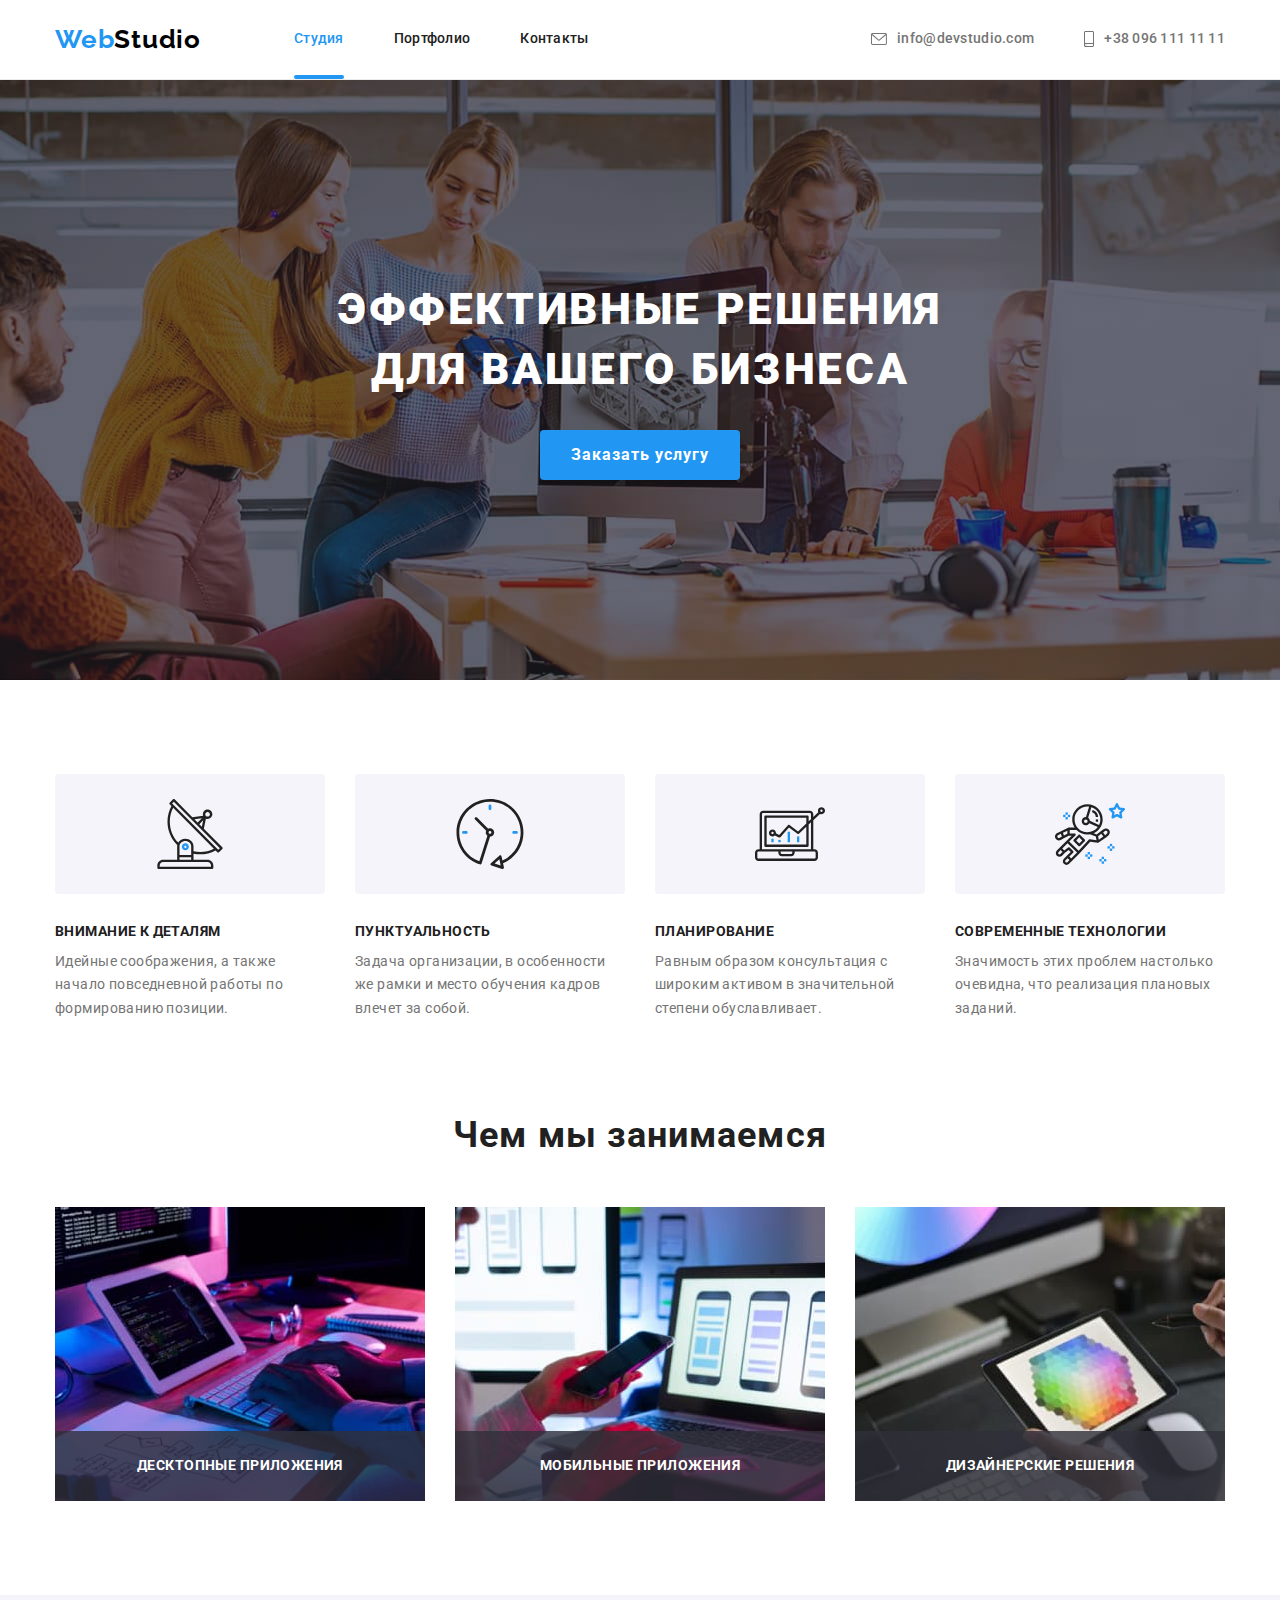
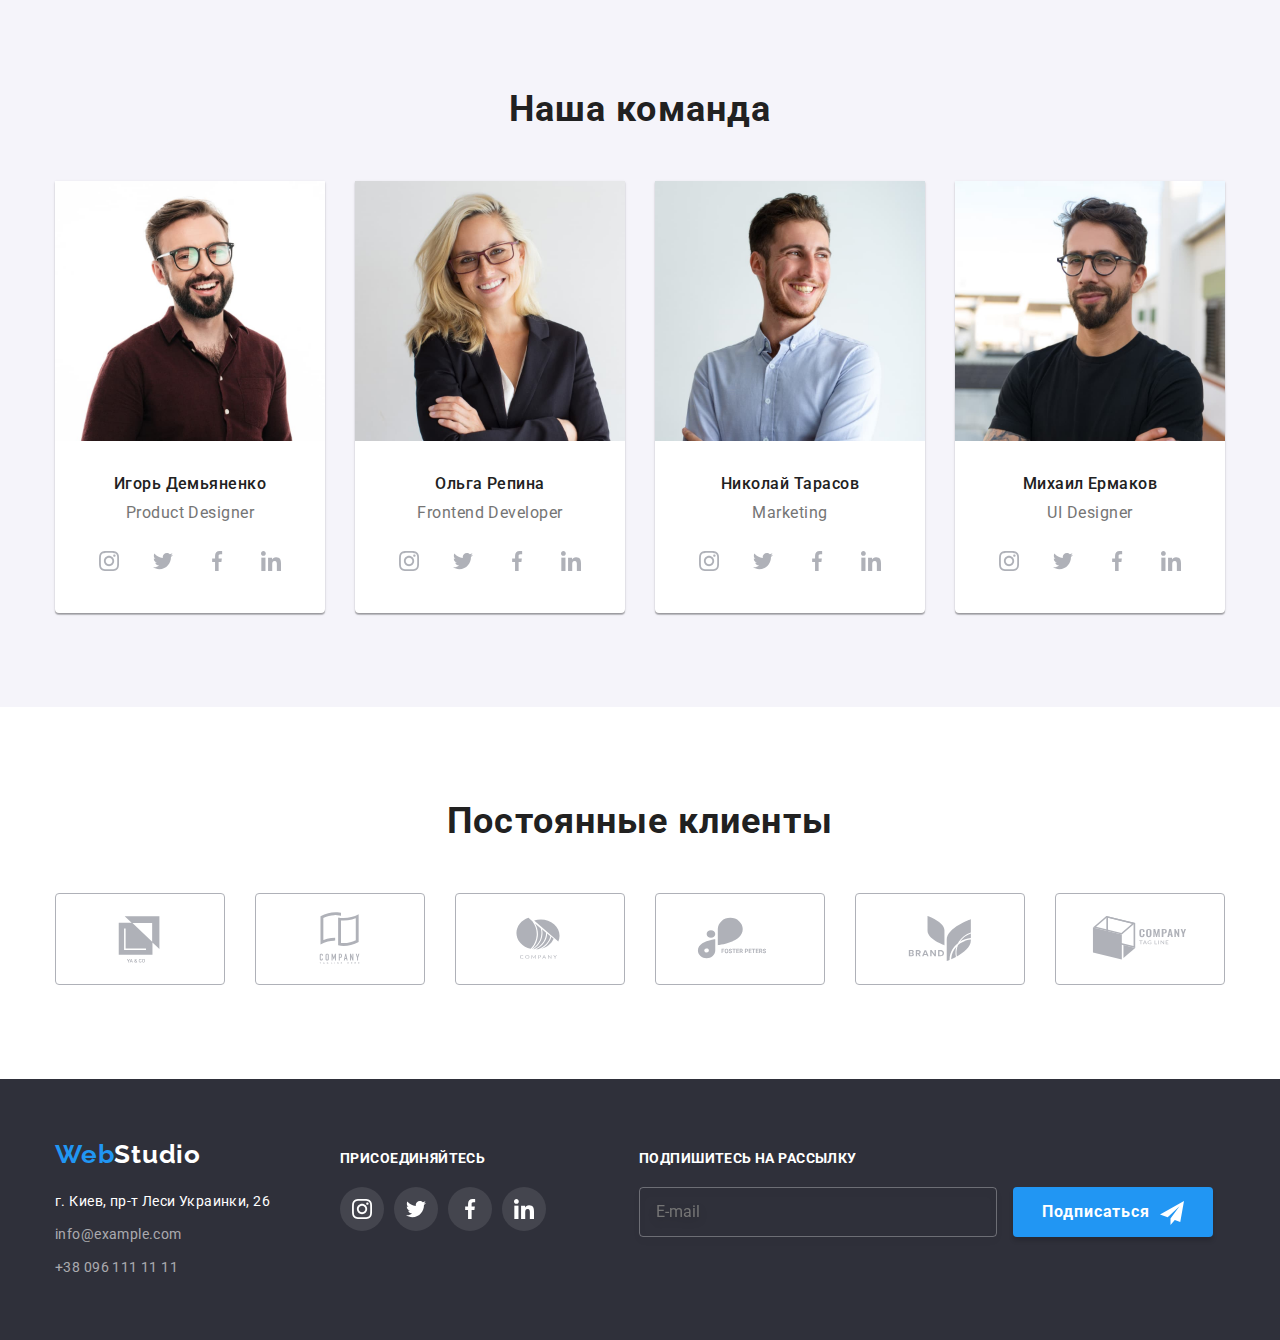
<file: index.html>
<!DOCTYPE html>
<html lang="ru">
  <head>
    <meta charset="UTF-8" />
    <meta http-equiv="X-UA-Compatible" content="IE=edge" />
    <meta name="viewport" content="width=device-width, initial-scale=1.0" />
    <meta name="description" content="Эффективные решения для вашего бизнеса" />
    <title lang="en">WebStudio</title>
    <link rel="stylesheet" href="./CSS/modern-normalize.css" />
    <link rel="stylesheet" href="./CSS/styles.css" />
    <link rel="preconnect" href="https://fonts.googleapis.com" />
    <link rel="preconnect" href="https://fonts.gstatic.com" crossorigin />
    <link
      href="https://fonts.googleapis.com/css2?family=Raleway:wght@700&family=Roboto:wght@400;500;700;900&display=swap"
      rel="stylesheet"
    />
  </head>
  <body>
    <header class="header">
      <div class="container header-container">
        <nav class="header-nav">
          <a class="link logo" href="" lang="en"><span class="w-logo">Web</span>Studio</a>
          <ul class="list header-list">
            <li>
              <a class="link current" href="./">Студия</a>
            </li>
            <li><a class="link" href="./portfolio.html">Портфолио</a></li>
            <li><a class="link" href="">Контакты</a></li>
          </ul>
        </nav>
        <div class="header-contakt">
          <a class="link contakt-email" href="mailto:info@devstudio.com">
            <svg width="16" height="12" class="envelope">
              <use href="./images/icons.svg#envelope"></use>
            </svg>
            info@devstudio.com
          </a>
          <a class="link contakt-tel" href="tel:+380961111111">
            <svg width="10" height="16" class="smartphone">
              <use href="./images/icons.svg#smartphone"></use>
            </svg>
            +38 096 111 11 11
          </a>
        </div>
      </div>
    </header>

    <main>
      <section class="section hero">
        <div class="container">
          <h1 class="header-1">ЭФФЕКТИВНЫЕ РЕШЕНИЯ ДЛЯ ВАШЕГО БИЗНЕСА</h1>
          <button data-modal-open class="hero-btn" type="button">Заказать услугу</button>
        </div>
      </section>

      <section class="section our-skills">
        <div class="container">
          <!-- Hide h2 Наши скилы -->
          <h2 class="visually-hidden">Наши скилы</h2>
          <ul class="list skills-container">
            <li>
              <div class="icon-field">
                <svg class="icon-skills">
                  <use href="./images/icons.svg#antenna"></use>
                </svg>
              </div>
              <h3 class="list-header-3">ВНИМАНИЕ К ДЕТАЛЯМ</h3>
              <p class="list-text">
                Идейные соображения, а также начало повседневной работы по формированию позиции.
              </p>
            </li>
            <li>
              <div class="icon-field">
                <svg class="icon-skills">
                  <use href="./images/icons.svg#clock"></use>
                </svg>
              </div>
              <h3 class="list-header-3">ПУНКТУАЛЬНОСТЬ</h3>
              <p class="list-text">
                Задача организации, в особенности же рамки и место обучения кадров влечет за собой.
              </p>
            </li>
            <li>
              <div class="icon-field">
                <svg class="icon-skills">
                  <use href="./images/icons.svg#diagram"></use>
                </svg>
              </div>
              <h3 class="list-header-3">ПЛАНИРОВАНИЕ</h3>
              <p class="list-text">
                Равным образом консультация с широким активом в значительной степени обуславливает.
              </p>
            </li>
            <li>
              <div class="icon-field">
                <svg class="icon-skills">
                  <use href="./images/icons.svg#astronaut"></use>
                </svg>
              </div>
              <h3 class="list-header-3">СОВРЕМЕННЫЕ ТЕХНОЛОГИИ</h3>
              <p class="list-text">
                Значимость этих проблем настолько очевидна, что реализация плановых заданий.
              </p>
            </li>
          </ul>
        </div>
      </section>

      <section class="section">
        <div class="container">
          <h2 class="header-2">Чем мы занимаемся</h2>
          <ul class="list works-container">
            <li>
              <div class="works-container-board">
                <img src="./images/image1.jpg" alt="Рабочий стол 1" width="370" />
                <p class="works-container-label">Десктопные приложения</p>
              </div>
            </li>
            <li>
              <div class="works-container-board">
                <img src="./images/image2.jpg" alt="Рабочий стол 2" width="370" />
                <p class="works-container-label">Мобильные приложения</p>
              </div>
            </li>
            <li>
              <div class="works-container-board">
                <img src="./images/image3.jpg" alt="Рабочий стол 3" width="370" />
                <p class="works-container-label">Дизайнерские решения</p>
              </div>
            </li>
          </ul>
        </div>
      </section>

      <section class="section command">
        <div class="container">
          <h2 class="header-2">Наша команда</h2>
          <ul class="list workers">
            <li>
              <img src="./images/worker1.jpg" alt="Photo of worker1" width="270" />
              <div class="label-worker">
                <h3 class="command-name">Игорь Демьяненко</h3>
                <p class="command-profession">Product Designer</p>
                <ul class="list social-network">
                  <li class="icon-social-canvas">
                    <a class="link link-social" href="">
                      <svg class="icon-social">
                        <use href="./images/icons.svg#instagram"></use>
                      </svg>
                    </a>
                  </li>
                  <li>
                    <a class="link link-social" href="">
                      <svg class="icon-social">
                        <use href="./images/icons.svg#twitter"></use>
                      </svg>
                    </a>
                  </li>
                  <li>
                    <a class="link link-social" href="">
                      <svg class="icon-social">
                        <use href="./images/icons.svg#facebook"></use>
                      </svg>
                    </a>
                  </li>
                  <li>
                    <a class="link link-social" href="">
                      <svg class="icon-social">
                        <use href="./images/icons.svg#linkedin"></use>
                      </svg>
                    </a>
                  </li>
                </ul>
              </div>
            </li>
            <li>
              <img src="./images/worker2.jpg" alt="Photo of worker2" width="270" />
              <div class="label-worker">
                <h3 class="command-name">Ольга Репина</h3>
                <p class="command-profession">Frontend Developer</p>
                <ul class="list social-network">
                  <li>
                    <a class="link link-social" href="">
                      <svg class="icon-social">
                        <use href="./images/icons.svg#instagram"></use>
                      </svg>
                    </a>
                  </li>
                  <li>
                    <a class="link link-social" href="">
                      <svg class="icon-social">
                        <use href="./images/icons.svg#twitter"></use>
                      </svg>
                    </a>
                  </li>
                  <li>
                    <a class="link link-social" href="">
                      <svg class="icon-social">
                        <use href="./images/icons.svg#facebook"></use>
                      </svg>
                    </a>
                  </li>
                  <li>
                    <a class="link link-social" href="">
                      <svg class="icon-social">
                        <use href="./images/icons.svg#linkedin"></use>
                      </svg>
                    </a>
                  </li>
                </ul>
              </div>
            </li>
            <li>
              <img src="./images/worker3.jpg" alt="Photo of worker3" width="270" />
              <div class="label-worker">
                <h3 class="command-name">Николай Тарасов</h3>
                <p class="command-profession">Marketing</p>
                <ul class="list social-network">
                  <li>
                    <a class="link link-social" href="">
                      <svg class="icon-social">
                        <use href="./images/icons.svg#instagram"></use>
                      </svg>
                    </a>
                  </li>
                  <li>
                    <a class="link link-social" href="">
                      <svg class="icon-social">
                        <use href="./images/icons.svg#twitter"></use>
                      </svg>
                    </a>
                  </li>
                  <li>
                    <a class="link link-social" href="">
                      <svg class="icon-social">
                        <use href="./images/icons.svg#facebook"></use>
                      </svg>
                    </a>
                  </li>
                  <li>
                    <!-- <li class="icon-social-canvas"> -->
                    <a class="link link-social" href="">
                      <svg class="icon-social">
                        <use href="./images/icons.svg#linkedin"></use>
                      </svg>
                    </a>
                  </li>
                </ul>
              </div>
            </li>
            <li>
              <img src="./images/worker4.jpg" alt="Photo of worker4" width="270" />
              <div class="label-worker">
                <h3 class="command-name">Михаил Ермаков</h3>
                <p class="command-profession">UI Designer</p>
                <ul class="list social-network">
                  <li>
                    <a class="link link-social" href="">
                      <svg class="icon-social">
                        <use href="./images/icons.svg#instagram"></use>
                      </svg>
                    </a>
                  </li>
                  <li>
                    <a class="link link-social" href="">
                      <svg class="icon-social">
                        <use href="./images/icons.svg#twitter"></use>
                      </svg>
                    </a>
                  </li>
                  <li>
                    <a class="link link-social" href="">
                      <svg class="icon-social">
                        <use href="./images/icons.svg#facebook"></use>
                      </svg>
                    </a>
                  </li>
                  <li>
                    <a class="link link-social" href="">
                      <svg class="icon-social">
                        <use href="./images/icons.svg#linkedin"></use>
                      </svg>
                    </a>
                  </li>
                </ul>
              </div>
            </li>
          </ul>
        </div>
      </section>

      <section class="section">
        <div class="container">
          <h2 class="header-2">Постоянные клиенты</h2>
          <ul class="list client-list">
            <li class="client">
              <a class="link link-client" href="">
                <svg class="icon-client">
                  <use href="./images/icons.svg#logo-client-1"></use>
                </svg>
              </a>
            </li>
            <li class="client">
              <a class="link link-client" href="">
                <svg class="icon-client"><use href="./images/icons.svg#logo-client-2"></use></svg>
              </a>
            </li>
            <li class="client">
              <a class="link link-client" href="">
                <svg class="icon-client"><use href="./images/icons.svg#logo-client-3"></use></svg>
              </a>
            </li>
            <li class="client">
              <a class="link link-client" href="">
                <svg class="icon-client"><use href="./images/icons.svg#logo-client-4"></use></svg>
              </a>
            </li>
            <li class="client">
              <a class="link link-client" href="">
                <svg class="icon-client"><use href="./images/icons.svg#logo-client-5"></use></svg>
              </a>
            </li>
            <li class="client">
              <a class="link link-client" href="">
                <svg class="icon-client"><use href="./images/icons.svg#logo-client-6"></use></svg>
              </a>
            </li>
          </ul>
        </div>
      </section>
    </main>

    <footer class="footer">
      <div class="container footer-container">
        <div>
          <a class="link f-logo" href="" lang="en"><span class="w-logo">Web</span>Studio</a>
          <address class="addr">г. Киев, пр-т Леси Украинки, 26</address>
          <ul class="list">
            <li class="footer-contakt">
              <a class="link contakt" href="mailto:info@example.com">info@example.com</a>
            </li>
            <li class="footer-contakt">
              <a class="link contakt" href="tel:+380961111111">+38 096 111 11 11</a>
            </li>
          </ul>
        </div>
        <div class="footer-offer">
          <p class="offer">присоединяйтесь</p>
          <ul class="list social-network">
            <li>
              <a class="link footer-social" href="">
                <svg class="footer-icon-social">
                  <use href="./images/icons.svg#instagram"></use>
                </svg>
              </a>
            </li>
            <li>
              <a class="link footer-social" href="">
                <svg class="footer-icon-social">
                  <use href="./images/icons.svg#twitter"></use>
                </svg>
              </a>
            </li>
            <li>
              <a class="link footer-social" href="">
                <svg class="footer-icon-social">
                  <use href="./images/icons.svg#facebook"></use>
                </svg>
              </a>
            </li>
            <li>
              <a class="link footer-social" href="">
                <svg class="footer-icon-social">
                  <use href="./images/icons.svg#linkedin"></use>
                </svg>
              </a>
            </li>
          </ul>
        </div>
        <form class="subscriber" action="#">
          <label class="subscriber-label" for="mail-subscriber"> Подпишитесь на рассылку</label>
          <input
            class="subscriber-mail"
            type="email"
            name="subscriber-mail"
            id="mail-subscriber"
            placeholder="E-mail"
          />
          <!-- <input  Подписаться /> -->
          <button class="subscriber-btn" type="submit" name="subscriber-button">
            Подписаться<svg class="subscriber-btn__send" width="24" height="24">
              <use href="./images/icons.svg#send"></use>
            </svg>
          </button>
        </form>
      </div>
    </footer>

    <!--  ----------   Modal  window  -------------   -->
    <div class="backdrop is-hidden" data-modal>
      <div class="modal">
        <form class="form" action="#">
          <h2 class="form-h2">Оставьте свои данные, мы вам перезвоним</h2>
          <label class="form-label-input" for="name">Имя </label>
          <div class="form-input-icon">
            <input class="form-input" type="text" name="name" id="name" />
            <svg class="form-icon">
              <use href="./images/icons.svg#person"></use>
            </svg>
          </div>
          <label class="form-label-input" for="tel">Телефон</label>
          <div class="form-input-icon">
            <input class="form-input" type="tel" name="tel" id="tel" />
            <svg class="form-icon">
              <use href="./images/icons.svg#phone"></use>
            </svg>
          </div>
          <label class="form-label-input" for="email">Почта</label>
          <div class="form-input-icon">
            <input class="form-input" type="email" name="email" id="email" />
            <svg class="form-icon">
              <use href="./images/icons.svg#email"></use>
            </svg>
          </div>
          <label class="form-label-input" name="comment" for="comment">Комментарий</label>
          <textarea
            class="form-textarea"
            name="comment"
            id="comment"
            placeholder="Введите текст"
          ></textarea>
          <div class="form-checkbox">
            <input
              class="visually-hidden form-input-checkbox"
              type="checkbox"
              name="agreement"
              id="agreement"
            />
            <label class="form-label-checkbox" for="agreement">
              <span>
                <svg class="form-icon-check" width="16" height="15">
                  <use href="./images/icons.svg#icon-check"></use>
                </svg>
              </span>
              Соглашаюсь с рассылкой и принимаю&#160;<a href="">Условия договора</a>
            </label>
          </div>
          <button class="btn-send" type="button" name="send">Отправить</button>
        </form>
        <button type="submit" class="btn-modal-close" data-modal-close>
          <svg class="icon-close-modal">
            <use href="./images/icons.svg#close-modal"></use>
          </svg>
          <span class="visually-hidden">Закрыть</span>
        </button>
      </div>
    </div>

    <script src="./js/modal.js"></script>
  </body>
</html>
</file>
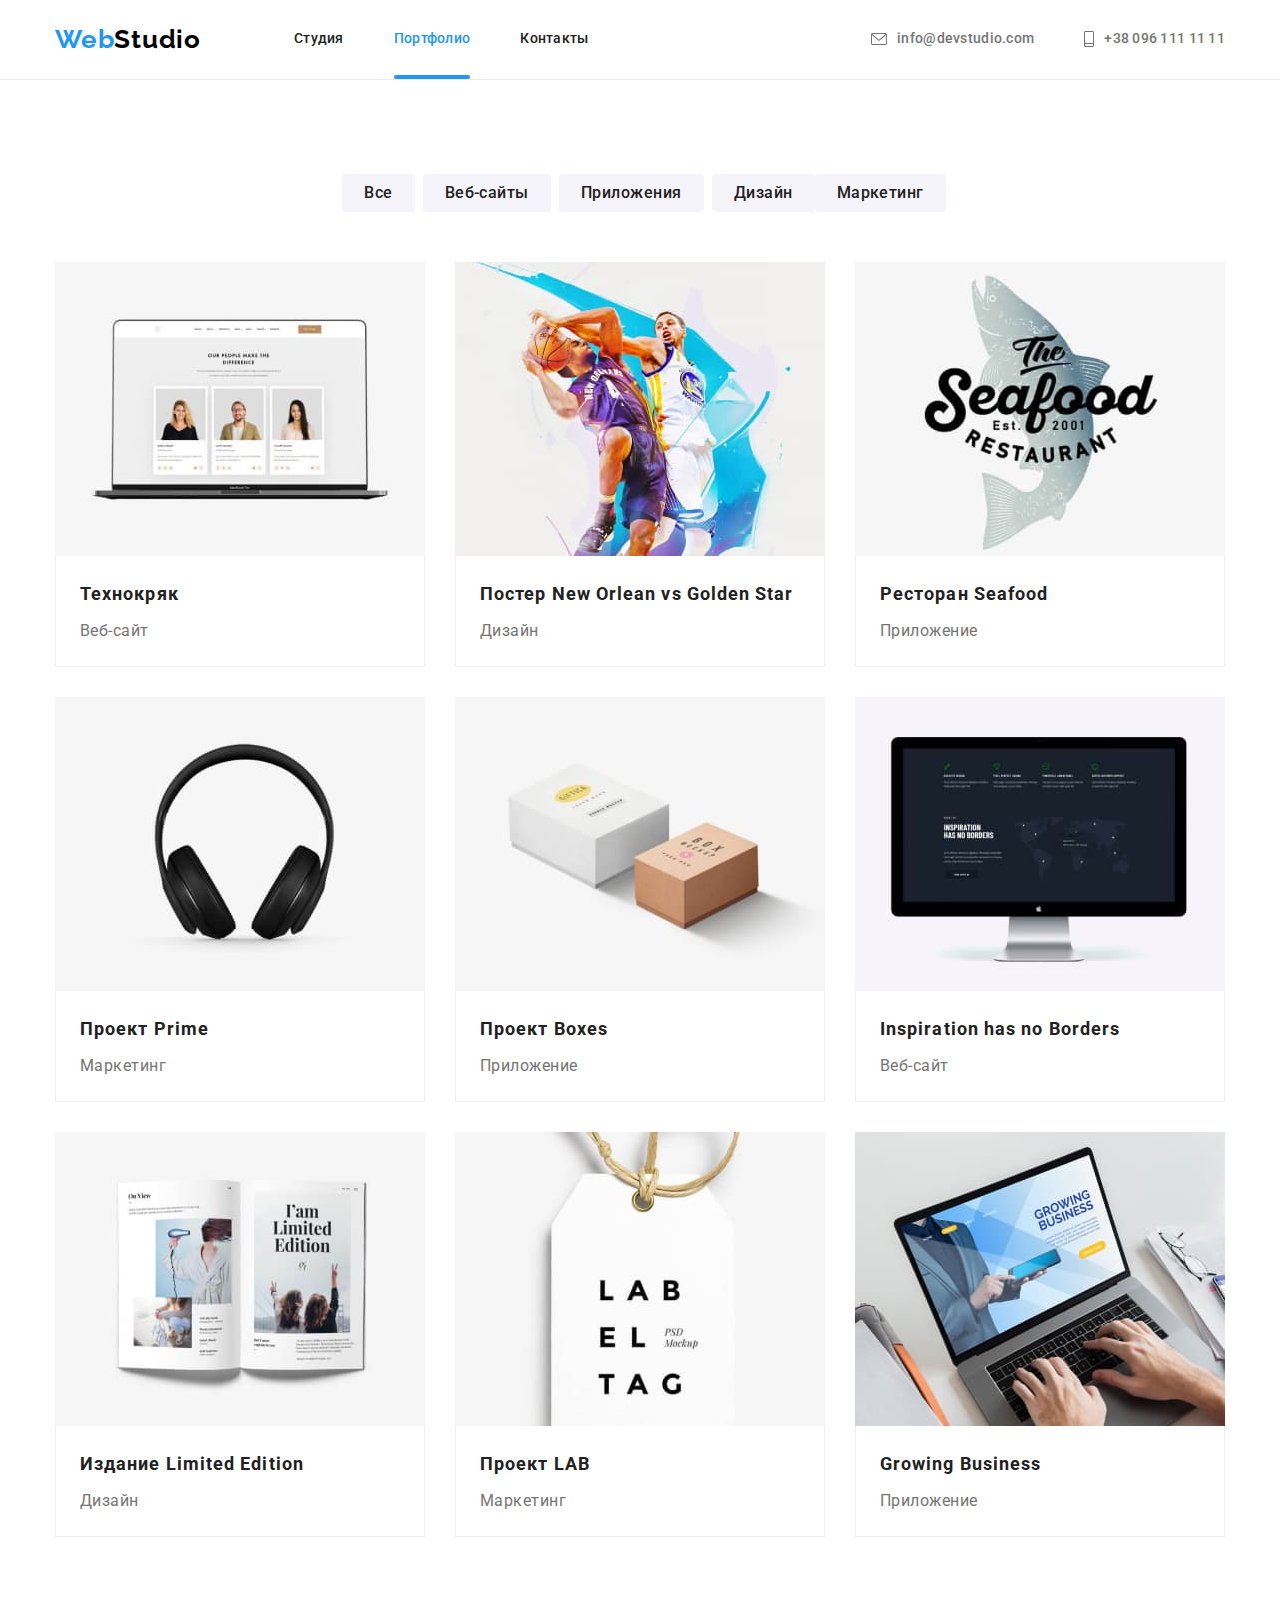
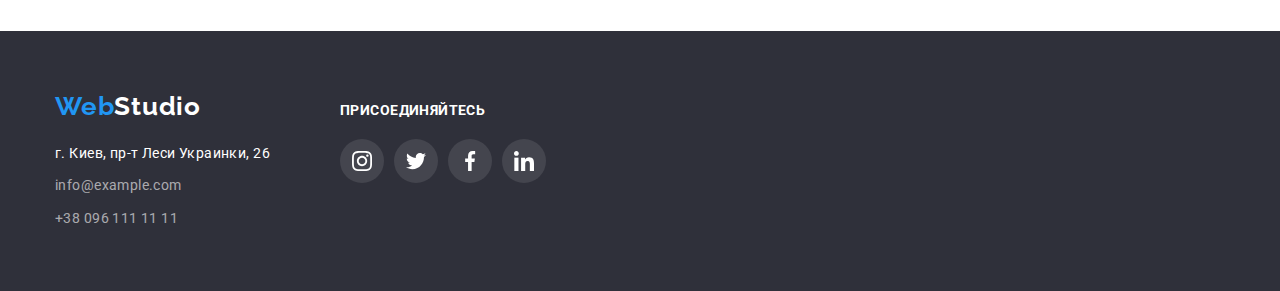
<file: portfolio.html>
<!DOCTYPE html>
<html lang="ru">
  <head>
    <meta charset="UTF-8" />
    <meta http-equiv="X-UA-Compatible" content="IE=edge" />
    <meta name="viewport" content="width=device-width, initial-scale=1.0" />
    <meta name="description" content="Эффективные решения для вашего бизнеса" />
    <title lang="en">WebStudio</title>
    <link rel="stylesheet" href="./CSS/modern-normalize.css" />
    <link rel="stylesheet" href="./CSS/styles.css" />
    <link rel="preconnect" href="https://fonts.googleapis.com" />
    <link rel="preconnect" href="https://fonts.gstatic.com" crossorigin />
    <link
      href="https://fonts.googleapis.com/css2?family=Raleway:wght@700&family=Roboto:wght@400;500;700;900&display=swap"
      rel="stylesheet"
    />
  </head>
  <body>
    <header class="header">
      <div class="container header-container">
        <nav class="header-nav">
          <a class="link logo" href="" lang="en"><span class="w-logo">Web</span>Studio</a>
          <ul class="list header-list">
            <li><a class="link" href="./">Студия</a></li>
            <li><a class="link current" href="./portfolio.html">Портфолио</a></li>
            <li><a class="link" href="">Контакты</a></li>
          </ul>
        </nav>
        <div class="header-contakt">
          <a class="link contakt-email" href="mailto:info@devstudio.com">
            <svg class="envelope" width="16" height="12">
              <use href="./images/icons.svg#envelope"></use>
            </svg>
            info@devstudio.com</a
          >
          <a class="link contakt-tel" href="tel:+380961111111">
            <svg class="smartphone" width="10" height="16">
              <use href="./images/icons.svg#smartphone"></use>
            </svg>
            +38 096 111 11 11</a
          >
        </div>
      </div>
    </header>

    <main>
      <section class="section">
        <!-- h1 HIDE!! -->
        <h1 class="visually-hidden">Наше портфолио</h1>
        <div class="container">
          <ul class="list button-container">
            <li><button class="btn" type="button">Все</button></li>
            <li><button class="btn" type="button">Веб-сайты</button></li>
            <li><button class="btn" type="button">Приложения</button></li>
            <li><button class="btn" type="button">Дизайн</button></li>
            <li><button class="btn" type="button">Маркетинг</button></li>
          </ul>

          <ul class="list card-set">
            <li class="card">
              <a class="link" href="">
                <div class="card-box">
                  <img
                    class="image"
                    src="./images/portfolio1.jpg"
                    alt="Отркытый ноутбук"
                    width="370"
                  />
                  <p class="card-img-overlay">
                    Технокряк это современная площадка распространения коронавируса. Компании
                    используют эту платформу для цифрового шпионажа и атак на защищённые сервера
                    конкурентов.
                  </p>
                </div>
                <div class="label-card">
                  <h2 class="caption">Технокряк</h2>
                  <p class="comment">Веб-сайт</p>
                </div>
              </a>
            </li>
            <li class="card">
              <a class="link" href="">
                <div class="card-box">
                  <img
                    class="image"
                    src="./images/portfolio2.jpg"
                    alt="Два баскетболиста с мячом"
                    width="370"
                  />
                  <p class="card-img-overlay">
                    Разработан макро-технологический постер, который позволяет только глядя в него
                    не менее 3-х часов в день, прокачать свои баскетбольные скиллы не менее чем на
                    +24 уровня вверх. И так каждый день!
                  </p>
                </div>
                <div class="label-card">
                  <h2 class="caption">Постер New Orlean vs Golden Star</h2>
                  <p class="comment">Дизайн</p>
                </div>
              </a>
            </li>
            <li class="card">
              <a class="link" href="">
                <div class="card-box">
                  <img
                    class="image"
                    src="./images/portfolio3.jpg"
                    alt="Логотип ресторана"
                    width="370"
                  />
                  <p class="card-img-overlay">
                    Новейшее приложение, в котором использованы последние достижения Репеты дают Вам
                    возможность он-лайн посещения рыбного ресторана а также полного утоления голода
                    в цифровом виде.
                  </p>
                </div>
                <div class="label-card">
                  <h2 class="caption">Ресторан Seafood</h2>
                  <p class="comment">Приложение</p>
                </div>
              </a>
            </li>
            <li class="card">
              <a class="link" href="">
                <div class="card-box">
                  <img class="image" src="./images/portfolio4.jpg" alt="Наушники" width="370" />
                  <p class="card-img-overlay">
                    Инновационный маркетинговый проект поможет Вам в самых неблагоприятных
                    обстоятельствах принять решение приобрести даже то, что Вам совсем не нужно ни
                    за что в жизни.
                  </p>
                </div>
                <div class="label-card">
                  <h2 class="caption">Проект Prime</h2>
                  <p class="comment">Маркетинг</p>
                </div>
              </a>
            </li>
            <li class="card">
              <a class="link" href="">
                <div class="card-box">
                  <img class="image" src="./images/portfolio5.jpg" alt="Две коробки" width="370" />
                  <p class="card-img-overlay">
                    Револиционное приложение разработанное искуственным интеллектом, который не спит
                    и микросекунды, отображает картины жизни кубических сущностей. Пикассо
                    переворачивается!
                  </p>
                </div>
                <div class="label-card">
                  <h2 class="caption">Проект Boxes</h2>
                  <p class="comment">Приложение</p>
                </div>
              </a>
            </li>
            <li class="card">
              <a class="link" href="">
                <div class="card-box">
                  <img class="image" src="./images/portfolio6.jpg" alt="Монитор" width="370" />
                  <p class="card-img-overlay">
                    Подоблачный сайт разрушающий границы вдохновения. Позволяет Ваше увлечение
                    превратить во влачение. Вдохновение влачет увлечение. Увлечение вдохновляет
                    влачение.
                  </p>
                </div>
                <div class="label-card">
                  <h2 class="caption">Inspiration has no Borders</h2>
                  <p class="comment">Веб-сайт</p>
                </div>
              </a>
            </li>
            <li class="card">
              <a class="link" href="">
                <div class="card-box">
                  <img
                    class="image"
                    src="./images/portfolio7.jpg"
                    alt="Открытый журнал"
                    width="370"
                  />
                  <p class="card-img-overlay">
                    Лимитированный дизайн предоставляет уникальную возможность поделиться с кем-либо
                    чем-либо посредством чего-либо в границах существования всего. Либо чего-то.
                  </p>
                </div>
                <div class="label-card">
                  <h2 class="caption">Издание Limited Edition</h2>
                  <p class="comment">Дизайн</p>
                </div>
              </a>
            </li>
            <li class="card">
              <a class="link" href="">
                <div class="card-box">
                  <img
                    class="image"
                    src="./images/portfolio8.jpg"
                    alt="Ярлык с надписью"
                    width="370"
                  />
                  <p class="card-img-overlay">
                    Единственный в мире маркетинговый лабораториум делает Вас причастным к
                    возможности продажи всего сущего с несуществующими возможностями по
                    несущественным способностям.
                  </p>
                </div>
                <div class="label-card">
                  <h2 class="caption">Проект LAB</h2>
                  <p class="comment">Маркетинг</p>
                </div>
              </a>
            </li>
            <li class="card">
              <a class="link" href="">
                <div class="card-box">
                  <img
                    class="image"
                    src="./images/portfolio9.jpg"
                    alt="Руки на клавиатуре ноутбука"
                    width="370"
                  />
                  <p class="card-img-overlay">
                    Приложение. Раскрывает перед Вами возможность взрастить Ваш бизнес за пределы.
                    Пределы прилагаются, свои тащить нет надобности. Обращаться по уникальному
                    адресу: поле Чудес, Лиса. Или лучше, Кот.
                  </p>
                </div>
                <div class="label-card">
                  <h2 class="caption">Growing Business</h2>
                  <p class="comment">Приложение</p>
                </div>
              </a>
            </li>
          </ul>
        </div>
      </section>
    </main>

    <footer class="footer">
      <div class="container footer-container">
        <div>
          <a class="link f-logo" href="" lang="en"><span class="w-logo">Web</span>Studio</a>
          <address class="addr">г. Киев, пр-т Леси Украинки, 26</address>
          <ul class="list">
            <li class="footer-contakt">
              <a class="link contakt" href="mailto:info@example.com">info@example.com</a>
            </li>
            <li class="footer-contakt">
              <a class="link contakt" href="tel:+380961111111">+38 096 111 11 11</a>
            </li>
          </ul>
        </div>
        <div class="footer-offer">
          <p class="offer">присоединяйтесь</p>
          <ul class="list social-network">
            <li class="footer-social-canvas">
              <a class="link footer-social" href="">
                <svg class="footer-icon-social">
                  <use href="./images/icons.svg#instagram"></use>
                </svg>
              </a>
            </li>
            <li class="footer-social-canvas">
              <a class="link footer-social" href="">
                <svg class="footer-icon-social">
                  <use href="./images/icons.svg#twitter"></use>
                </svg>
              </a>
            </li>
            <li class="footer-social-canvas">
              <a class="link footer-social" href="">
                <svg class="footer-icon-social">
                  <use href="./images/icons.svg#facebook"></use>
                </svg>
              </a>
            </li>
            <li class="footer-social-canvas">
              <a class="link footer-social" href="">
                <svg class="footer-icon-social">
                  <use href="./images/icons.svg#linkedin"></use>
                </svg>
              </a>
            </li>
          </ul>
        </div>
      </div>
    </footer>
  </body>
</html>
</file>
<file: CSS/styles.css>
:root {
  --accent-color: #2196f3;
  --main-color: #212121;
  --main-color2: #757575;
  --main-color3: #afb1b8;
  --hero-bg: #c4c4c4;
  --icon-color: #fff;
  --icon-color2: AFB1B8;
  --icon-bg: #ffffff1a;
  --bg-color: #f5f4fa;
  --bg-color2: #2f303a;
  --bg-card-color: #fff;
  --color-logo: #000000;
  --footer-color: #fff;
  --footer-color2: #ffffff99;
  --btn-text-color: #fff;
  --btn-text-color2: #212121;
  --btn-background-color: #f5f4fa;
  --modal-ovarley: #00000033;
  --modal-bg-color: #fff;
  --transition-cub: cubic-bezier(0.4, 0, 0.2, 1);
  --transition-during: 250ms;
}
body {
  font-family: 'Roboto', sans-serif;
  color: var(--main-color);
}
h1,
h2,
h3,
p,
ul {
  padding: 0;
  margin: 0;
}
.container {
  width: 1200px;
  margin: 0 auto;
  padding-left: 15px;
  padding-right: 15px;
}
.section {
  padding-top: 94px;
  padding-bottom: 94px;
}
.visually-hidden {
  position: absolute;
  width: 1px;
  height: 1px;
  margin: -1px;
  border: 0;
  padding: 0;
  white-space: nowrap;
  clip-path: inset(100%);
  clip: rect(0 0 0 0);
  overflow: hidden;
}
.link {
  display: block;
  text-decoration: none;
  color: var(--main-color);
  font-size: 14px;
  font-weight: 500;
  line-height: 1.14;
  letter-spacing: 0.02em;
  cursor: pointer;
  transition-property: color;
  transition-duration: var(--transition-during);
  transition-timing-function: var(--transition-cub);
}
.link:hover,
.link:focus {
  color: var(--accent-color);
}
.list {
  list-style: none;
}

/* ----- ----------------- HEADER ----------*/
.current {
  color: var(--accent-color);
}
.current::after {
  content: '';
  position: absolute;
  bottom: -32px;
  left: 0;
  width: 100%;
  height: 4px;
  border-radius: 2px;
  background-color: var(--accent-color);
}
.header-list > :nth-child(n + 1) {
  position: relative;
}
.logo {
  font-family: Raleway;
  color: var(--color-logo);
  font-weight: 700;
  font-size: 26px;
  line-height: 1.19;
  letter-spacing: 0.03em;
}
.w-logo {
  color: var(--accent-color);
}
.header {
  border-bottom: 1px solid #ececec;
  padding-top: 24px;
  padding-bottom: 24px;
}
.header-container {
  display: flex;
}
.header-nav {
  display: flex;
  align-items: center;
}
.header-list {
  display: flex;
  margin: 0 0 0 93px;
}
.header-list > :first-child {
  margin-right: 50px;
}
.header-list > :last-child {
  margin-left: 50px;
}
.header-contakt {
  display: flex;
  align-items: center;
  margin-right: 0;
  margin-left: auto;
}
.header-contakt > :last-child {
  margin-left: 50px;
}

.contakt-email {
  color: var(--main-color2);
  display: flex;
  align-items: center;
}
.contakt-tel {
  color: var(--main-color2);
  display: flex;
  align-items: center;
}
.smartphone,
.envelope {
  margin-right: 10px;
  fill: currentColor;
}

/* ------------------------  FOOTER ----------*/
.footer {
  padding-top: 60px;
  padding-bottom: 60px;
  background-color: var(--bg-color2);
}
.footer-container {
  display: flex;
  justify-content: left;
}
.f-logo {
  font-family: Raleway;
  font-style: normal;
  font-weight: 700;
  font-size: 26px;
  line-height: 1.19;
  letter-spacing: 0.03em;
  color: var(--footer-color);
}
.addr {
  font-family: inherit;
  font-style: normal;
  font-weight: 400;
  font-size: 14px;
  line-height: 1.71;
  letter-spacing: 0.03em;
  color: var(--footer-color);
  margin-top: 20px;
}
.contakt {
  font-weight: 400;
  font-size: 14px;
  line-height: 1.71;
  letter-spacing: 0.03em;
  color: var(--footer-color2);
}
.footer-contakt {
  margin-top: 9px;
}
.footer-offer {
  margin-left: 70px;
  margin-top: 12px;
}
.offer {
  font-family: Roboto;
  font-style: normal;
  font-weight: 700;
  font-size: 14px;
  line-height: 1.14;
  letter-spacing: 0.03em;
  text-transform: uppercase;
  color: var(--footer-color);
  margin-bottom: 20px;
}
.footer-social {
  display: flex;
  justify-content: center;
  align-items: center;
  width: 44px;
  height: 44px;
  border-radius: 50%;
  color: var(--main-color3);
  background-color: var(--icon-bg);
  transition-property: background-color;
  transition-duration: var(--transition-during);
  transition-timing-function: var(--transition-cub);
}
.footer-social:hover,
.footer-social:focus {
  background-color: var(--accent-color);
}
.footer-icon-social {
  width: 20px;
  height: 20px;
  fill: var(--footer-color);
}
.subscriber {
  display: block;
  margin-left: 93px;
  margin-top: 12px;
}
.subscriber-label {
  display: block;
  font-family: Roboto;
  font-style: normal;
  font-weight: bold;
  font-size: 14px;
  line-height: 1.14;
  letter-spacing: 0.03em;
  text-transform: uppercase;
  color: var(--footer-color);
}
.subscriber-mail {
  margin-top: 20px;
  width: 358px;
  height: 50px;
  background-color: transparent;
  color: var(--footer-color2);
  border: 1px solid rgba(255, 255, 255, 0.3);
  box-sizing: border-box;
  filter: drop-shadow(0px 4px 4px rgba(0, 0, 0, 0.15));
  border-radius: 4px;
  padding-left: 16px;
}
.subscriber-btn {
  width: 200px;
  height: 50px;
  padding: 0;
  border: 0;
  margin-left: 12px;
  background-color: var(--accent-color);
  color: var(--footer-color);
  font-family: Roboto;
  font-style: normal;
  font-weight: 700;
  font-size: 16px;
  line-height: 1.87;
  letter-spacing: 0.06em;
  box-shadow: 0px 4px 4px rgba(0, 0, 0, 0.15);
  border-radius: 4px;
}
.subscriber-btn__send {
  margin-left: 10px;
  vertical-align: middle;
}
/* ++++++++++++++++++++++   INDEX   ++++++++++*/

/* ---------------------    HERO  ------------*/
.hero {
  background-color: var(--hero-bg);
  background-image: linear-gradient(rgba(47, 48, 58, 0.4), rgba(47, 48, 58, 0.4)),
    url(../images/hero-background.jpg);
  background-size: 1600px;
  background-repeat: no-repeat;
  background-position: center;
  text-align: center;
  padding-top: 200px;
  padding-bottom: 200px;
}
.header-1 {
  color: var(--footer-color);
  font-weight: 900;
  font-size: 44px;
  line-height: 1.36;
  text-align: center;
  letter-spacing: 0.06em;
  text-transform: uppercase;
  width: 691px;
  margin: 0 auto;
}
.hero-btn {
  font-family: inherit;
  font-weight: 700;
  font-size: 16px;
  line-height: 1.86;
  align-items: center;
  text-align: center;
  letter-spacing: 0.06em;
  color: var(--btn-text-color);
  width: 200px;
  height: 50px;
  background-color: var(--accent-color);
  box-shadow: 0px 4px 4px rgba(0, 0, 0, 0.15);
  border: transparent;
  border-radius: 4px;
  margin-top: 30px;
  padding: 0;
  transition-property: background-color;
  transition-duration: var(--transition-during);
  transition-timing-function: var(--transition-cub);
}
.hero-btn:hover {
  background-color: #188ce8;
}

/* --------------------   SKILLS   ----------*/
.our-skills {
  padding-bottom: 0;
}
.skills-container {
  display: flex;
}
.skills-container > :not(:last-child) {
  margin-right: 30px;
}
.list-header-3 {
  font-weight: 700;
  font-size: 14px;
  line-height: 1.14;
  letter-spacing: 0.03em;
  text-transform: uppercase;
  margin-top: 30px;
}
.list-text {
  width: 270px;
  color: var(--main-color2);
  font-size: 14px;
  line-height: 1.71;
  letter-spacing: 0.03em;
  margin-top: 10px;
}
.icon-skills {
  width: 70px;
  height: 70px;
}
.icon-field {
  display: flex;
  justify-content: center;
  align-items: center;
  height: 120px;
  background-color: var(--bg-color);
  border-radius: 4px;
}

/* -----------------   WORKS   --------------- */
.works-container {
  display: flex;
  justify-content: center;
  margin-top: 50px;
}
.works-container > :not(:last-child) {
  margin-right: 30px;
}
.header-2 {
  font-weight: 700;
  font-size: 36px;
  line-height: 1.16;
  text-align: center;
  letter-spacing: 0.03em;
}
.works-container-board {
  position: relative;
}
.works-container-board > :nth-child(n + 1) {
  display: block;
}
.works-container-label {
  position: absolute;
  bottom: 0;
  padding-top: 27px;
  font-family: Roboto;
  font-style: normal;
  font-weight: 700;
  font-size: 14px;
  line-height: 1.14;
  text-align: center;
  letter-spacing: 0.03em;
  text-transform: uppercase;
  color: var(--btn-text-color);
  background-color: rgba(47, 48, 58, 0.8);
  height: 70px;
  width: 100%;
}

/* ----------------  COMMAND  ----------- */
.command {
  background: var(--bg-color);
}
.workers {
  display: flex;
  margin-top: 50px;
}
.workers > :not(:last-child) {
  margin-right: 30px;
}
.workers > :nth-child(n + 1) {
  background-color: var(--bg-card-color);
  box-shadow: 0px 1px 3px rgba(0, 0, 0, 0.12), 0px 1px 1px rgba(0, 0, 0, 0.14),
    0px 2px 1px rgba(0, 0, 0, 0.2);
  border-radius: 0px 0px 4px 4px;
}
.label-worker {
  padding-top: 30px;
  padding-bottom: 30px;
}
.command-name {
  font-weight: 500;
  font-size: 16px;
  line-height: 1.18;
  text-align: center;
  letter-spacing: 0.03em;
  color: var(--main-color);
}
.command-profession {
  font-size: 16px;
  line-height: 1.18;
  text-align: center;
  letter-spacing: 0.03em;
  margin-top: 10px;
  margin-bottom: 16px;
  color: var(--main-color2);
}
.social-network {
  display: flex;
  justify-content: center;
  align-items: center;
  margin: 0 auto;
}
.social-network > :not(:last-child) {
  margin-right: 10px;
}
.link-social {
  display: flex;
  justify-content: center;
  align-items: center;
  width: 44px;
  height: 44px;
  border-radius: 50%;
  color: var(--main-color3);
  transition-property: color, background-color;
  transition-duration: var(--transition-during), var(--transition-during);
  transition-timing-function: var(--transition-cub), var(--transition-cub);
}
.link-social:hover,
.link-social:focus {
  color: var(--icon-color);
  background-color: var(--accent-color);
}
.icon-social {
  width: 20px;
  height: 20px;
  fill: currentColor;
}

/* --------------------------   CLIENT-LIST  ---------- */

.client-list {
  display: flex;
  flex-wrap: wrap;
  justify-content: left;
  margin-top: 50px;
}
.client-list > .client {
  display: block;
  flex-basis: calc((100% + 30px) / 6 - 30px);
  margin-top: 30px;
  margin-right: 30px;

  cursor: pointer;
}
.client:nth-child(6) {
  margin-right: 0;
}
.client:nth-child(-n + 6) {
  margin-top: 0;
}
/* =================================== */
.link-client {
  display: flex;
  justify-content: center;
  align-items: center;
  border: 1px solid var(--main-color3);
  border-radius: 4px;
  height: 92px;
  color: var(--main-color3);
  outline: none;
  transition-property: border-color, color;
  transition-duration: var(--transition-during), var(--transition-during);
  transition-timing-function: var(--transition-cub), var(--transition-cub);
}
.link-client:hover,
.link-client:focus {
  border-color: var(--accent-color);
}

.icon-client {
  width: 106px;
  height: 60px;
  fill: currentColor;
}

/* +++++++++++++++++++++++++++   PORTFOLIO   ++++++++++ */

/* ---------------------------   BUTTONS     ---------- */

.button-container {
  display: flex;
  justify-content: center;
}
.button-container > :not(:last-child) {
  margin-left: 8px;
}
.btn {
  font-family: inherit;
  font-style: normal;
  font-weight: 500;
  font-size: 16px;
  line-height: 1.62;
  text-align: center;
  letter-spacing: 0.03em;
  color: var(--btn-text-color2);
  background-color: var(--btn-background-color);
  border: transparent;
  padding: 6px 22px;
  border-radius: 4px;
  transition-property: color, background-color, box-shadow;
  transition-duration: var(--transition-during);
  transition-timing-function: var(--transition-cub);
}
.btn:hover,
.btn:active,
.btn:focus {
  color: var(--btn-text-color);
  background-color: var(--accent-color);
  box-shadow: 0px 3px 1px rgba(0, 0, 0, 0.1), 0px 1px 2px rgba(0, 0, 0, 0.08),
    0px 2px 2px rgba(0, 0, 0, 0.12);
}
.btn:hover {
  cursor: pointer;
}

/* -------------------    GRID   -------------- */
.label-card {
  padding: 20px 24px;
  border: 1px solid #eeeeee;
  border-top: none;
}
.caption {
  font-style: normal;
  font-weight: 700;
  font-size: 18px;
  line-height: 2;
  letter-spacing: 0.06em;
  color: var(--main-color);
  margin-bottom: 4px;
}
.comment {
  font-weight: normal;
  font-size: 16px;
  line-height: 1.87;
  letter-spacing: 0.03em;
  color: var(--main-color2);
}
.card-set {
  display: flex;
  justify-content: left;
  margin-top: 50px;
  flex-wrap: wrap;
}
.card-set > .card {
  background: #ffffff;
  box-sizing: border-box;
  flex-basis: calc((100% + 30px) / 3 - 30px);
  margin-top: 30px;
  margin-right: 30px;
}
.card-set > :nth-child(3n) {
  margin-right: 0;
}
.card-set > :nth-child(-n + 3) {
  margin-top: 0;
}
.card {
  transition-property: box-shadow;
  transition-duration: var(--transition-during);
  transition-timing-function: var(--transition-cub);
}
.card:hover,
.card:focus,
.card:active {
  box-shadow: 0px 1px 1px rgba(0, 0, 0, 0.12), 0px 4px 4px rgba(0, 0, 0, 0.06),
    1px 4px 6px rgba(0, 0, 0, 0.16);
}
.image {
  display: block;
}
.card-box {
  position: relative;
  overflow: hidden;
}

.card:hover .card-img-overlay {
  transform: translateY(0);
}
.card-img-overlay {
  position: absolute;
  top: 0;
  width: 100%;
  font-family: Roboto;
  font-style: normal;
  font-weight: 400;
  font-size: 18px;
  line-height: 1.56;
  letter-spacing: 0.03em;
  color: #ffffff;
  background-color: rgba(33, 150, 243, 0.9);
  padding: 63px 24px;
  overflow: hidden;
  transform: translateY(100%);
  transition: transform var(--transition-during) var(--transition-cub);
}

/* -------------------  MODAL   ------------- */
.backdrop {
  position: fixed;
  top: 0;
  left: 0;
  width: 100%;
  height: 100%;
  background-color: var(--modal-ovarley);
}
.backdrop.is-hidden {
  visibility: hidden;
  pointer-events: none;
}
.backdrop.is-hidden .modal {
  opacity: 0;
  visibility: hidden;
  transform: translate(-50%, -50%) rotateX(90deg);
  transition-property: transform, opacity, visibility;
  transition-duration: var(--transition-during);
  transition-timing-function: var(--transition-cub);
}
.modal {
  position: relative;
  top: 50%;
  left: 50%;
  width: 528px;
  height: 581px;
  padding: 40px;
  background: var(--modal-bg-color);
  box-shadow: 0px 1px 3px rgba(0, 0, 0, 0.12), 0px 1px 1px rgba(0, 0, 0, 0.14),
    0px 2px 1px rgba(0, 0, 0, 0.2);
  border-radius: 4px;
  opacity: 1;
  visibility: visible;
  transform: translate(-50%, -50%) rotateX(0deg);
  transition-property: transform, opacity;
  transition-duration: var(--transition-during);
  transition-timing-function: var(--transition-cub);
}
.btn-modal-close {
  position: absolute;
  display: flex;
  align-items: center;
  justify-content: center;
  width: 30px;
  height: 30px;
  padding: 0;
  top: 8px;
  right: 8px;
  box-sizing: border-box;
  background: var(--modal-bg-color);
  border: 1px solid rgba(0, 0, 0, 0.1);
  border-radius: 50%;
  transition-property: fill;
  transition-duration: var(--transition-during);
  transition-timing-function: var(--transition-cub);
}
.icon-close-modal {
  width: 18px;
  height: 18px;
}
.btn-modal-close:focus .icon-close-modal,
.btn-modal-close:hover .icon-close-modal {
  fill: var(--accent-color);
}

.form {
  display: block;
}
.form-h2 {
  font-family: Roboto;
  font-style: normal;
  font-weight: 700;
  font-size: 20px;
  line-height: 1.15;
  text-align: center;
  letter-spacing: 0.03em;
  color: var(--btn-text-color2);
  margin-bottom: 12px;
}
.form-label-input {
  display: block;
  font-family: Roboto;
  font-style: normal;
  font-weight: 400;
  font-size: 12px;
  line-height: 1.16;
  letter-spacing: 0.01em;
  color: var(--main-color2);
  margin-bottom: 4px;
}
.form-input-icon {
  position: relative;
  color: var(--main-color);
  margin-bottom: 10px;
}
.form-icon {
  position: absolute;
  width: 18px;
  height: 18px;
  top: 50%;
  left: 12px;
  transform: translateY(-50%);
  fill: currentColor;
  transition-property: fill;
  transition-duration: var(--transition-during);
  transition-timing-function: var(--transition-cub);
}
.form-input {
  width: 100%;
  height: 40px;
  padding-left: 42px;
  border: 1px solid rgba(33, 33, 33, 0.2);
  box-sizing: border-box;
  border-radius: 4px;
  background-color: transparent;
  font-family: Roboto;
  font-style: normal;
  font-weight: 400;
  font-size: 12px;
  line-height: 1.16;
  letter-spacing: 0.01em;
  color: rgba(117, 117, 117, 0.5);
  transition-property: border-color;
  transition-duration: var(--transition-during);
  transition-timing-function: var(--transition-cub);
}
/* .form-input:active, */
.form-input:hover,
.form-input:focus,
.form-textarea:hover,
.form-textarea:focus {
  border-color: var(--accent-color);
  outline: none;
  cursor: pointer;
}
.form-input:hover + .form-icon,
.form-input:focus + .form-icon {
  fill: var(--accent-color);
}
.form-textarea {
  width: 100%;
  height: 120px;
  padding: 12px 16px;
  margin-bottom: 20px;
  border: 1px solid rgba(33, 33, 33, 0.2);
  box-sizing: border-box;
  border-radius: 4px;
  resize: none;
  font-family: Roboto;
  font-style: normal;
  font-weight: 400;
  font-size: 12px;
  line-height: 1.16;
  letter-spacing: 0.01em;
  color: rgba(117, 117, 117, 0.5);
  transition-property: border-color;
  transition-duration: var(--transition-during);
  transition-timing-function: var(--transition-cub);
}
.form-checkbox {
  margin-bottom: 30px;
  text-align: center;
}

.form-label-checkbox {
  display: flex;
  align-items: center;
  font-family: Roboto;
  font-style: normal;
  font-weight: normal;
  font-size: 14px;
  line-height: 1.71;
  letter-spacing: 0.03em;
  margin-bottom: 30px;
  color: var(--main-color2);
}
.form-label-checkbox a {
  color: var(--accent-color);
}
.form-label-checkbox span {
  display: flex;
  align-items: center;
  width: 16px;
  height: 15px;
  margin-right: 7px;
  border: 2px solid var(--btn-text-color2);
  border-radius: 2px;
}
.form-icon-check {
  fill: transparent;
  transition-property: fill;
  transition-duration: var(--transition-during);
  transition-timing-function: var(--transition-cub);
}
.form-input-checkbox:checked + .form-label-checkbox span {
  background-color: var(--accent-color);
  border: none;
}
.form-input-checkbox:checked + .form-label-checkbox .form-icon-check {
  fill: #fff;
}
.form-input-checkbox:focus + .form-label-checkbox span {
  outline: 2px solid var(--accent-color);
}
.btn-send {
  display: block;
  margin-right: auto;
  margin-left: auto;
  width: 200px;
  padding-top: 10px;
  padding-bottom: 10px;
  font-family: Roboto;
  font-style: normal;
  font-weight: 700;
  font-size: 16px;
  line-height: 1.87;
  text-align: center;
  letter-spacing: 0.06em;
  color: var(--btn-text-color);
  background-color: var(--accent-color);
  box-shadow: 0px 4px 4px rgba(0, 0, 0, 0.15);
  border-radius: 4px;
  border: none;
  transition-property: background-color;
  transition-duration: var(--transition-during);
  transition-timing-function: var(--transition-cub);
}
.btn-send:hover,
.btn-send:focus {
  background-color: #188ce8;
}
</file>
